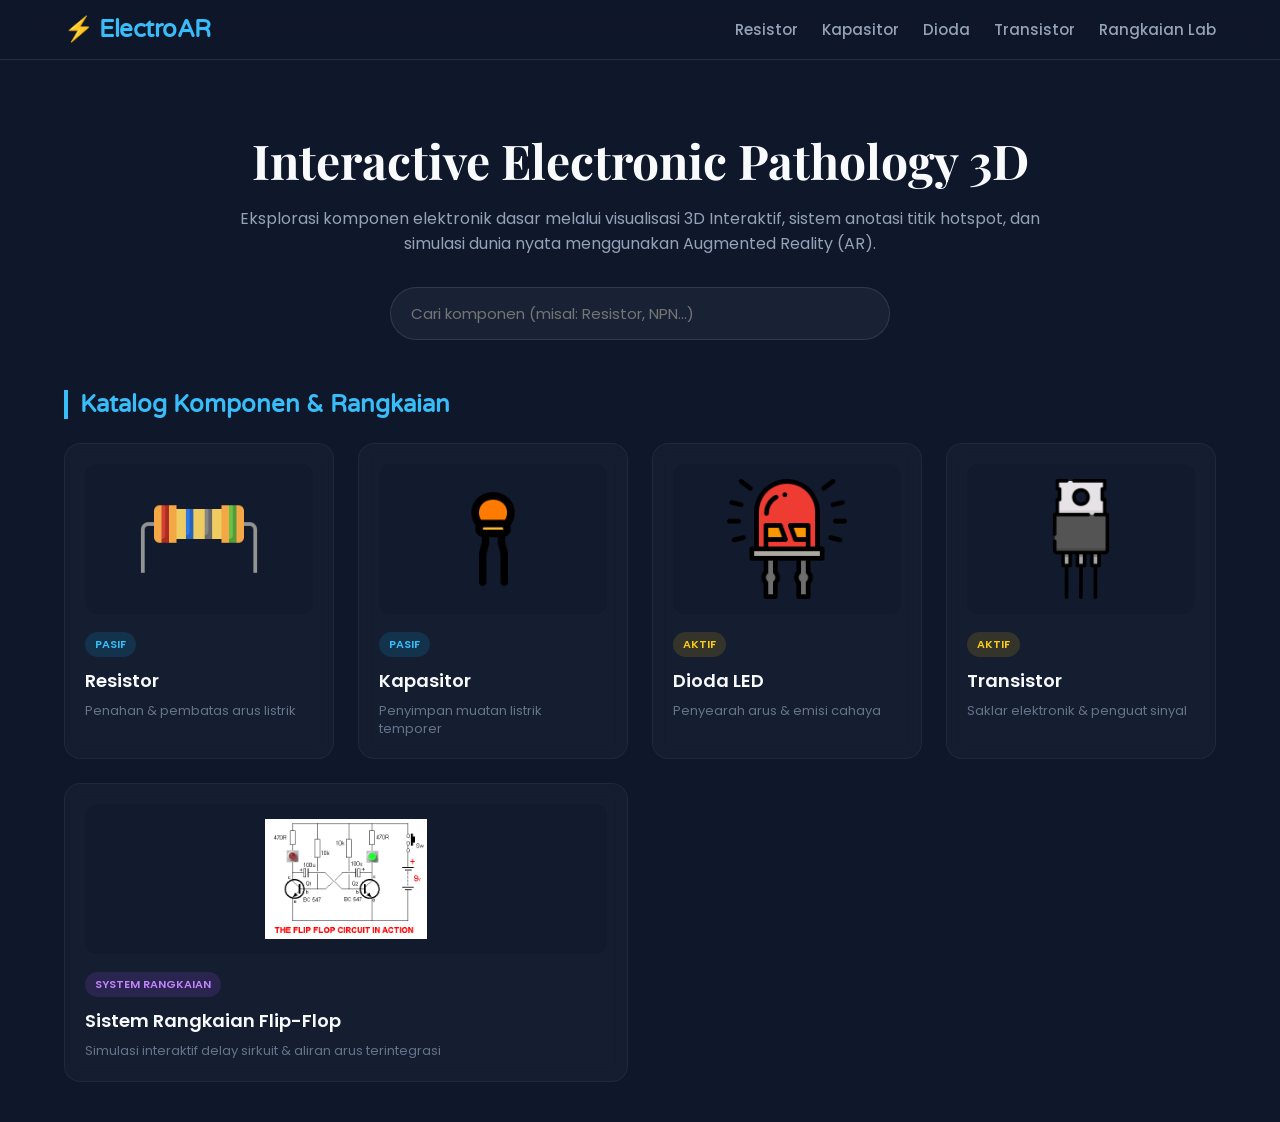
<file: index.html>
<!DOCTYPE html>
<html lang="id">
<head>
    <meta charset="UTF-8">
    <meta name="viewport" content="width=device-width, initial-scale=1.0">
    <title>Elektronika 3D & AR Hub</title>
    <link href="https://fonts.googleapis.com/css2?family=Playfair+Display:wght@600;700&family=Poppins:wght@300;400;500;600&family=Varela+Round&display=swap" rel="stylesheet">
    <link rel="stylesheet" href="style.css">
</head>
<body>
    <!-- HEADER & NAVBAR -->
    <header>
        <nav class="navbar">
            <div class="logo"><a href="index.html">⚡ ElectroAR</a></div>
            <input type="checkbox" id="menu-toggle" />
            <label for="menu-toggle" class="hamburger">&#9776;</label>
            <ul class="menu">
                <li><a href="resistor.html">Resistor</a></li>
                <li><a href="kapasitor.html">Kapasitor</a></li>
                <li><a href="dioda.html">Dioda</a></li>
                <li><a href="transistor.html">Transistor</a></li>
                <li><a href="rangkaian.html">Rangkaian Lab</a></li>
            </ul>
        </nav>
    </header>

    <!-- HERO SECTION -->
    <main class="hero-container">
        <div class="hero-text">
            <h1>Interactive Electronic Pathology 3D</h1>
            <p>Eksplorasi komponen elektronik dasar melalui visualisasi 3D Interaktif, sistem anotasi titik hotspot, dan simulasi dunia nyata menggunakan Augmented Reality (AR).</p>
            <div class="search-bar-container">
                <input type="text" id="searchComponents" placeholder="Cari komponen (misal: Resistor, NPN...)" onkeyup="filterComponents()">
            </div>
        </div>

        <!-- CATALOG GRID -->
        <section class="catalog-section">
            <h2 class="section-title">Katalog Komponen & Rangkaian</h2>
            <div class="icon-container" id="catalogGrid">
                <!-- Resistor -->
                <div class="component-card" data-name="resistor pasif">
                    <a href="resistor.html">
                        <div class="card-image-wrapper">
                            <img src="resistor.png" alt="Resistor" onerror="this.src='https://via.placeholder.com/150?text=Resistor+3D'">
                        </div>
                        <span class="badge pasif">Pasif</span>
                        <h3>Resistor</h3>
                        <p>Penahan & pembatas arus listrik</p>
                    </a>
                </div>
                <!-- Kapasitor -->
                <div class="component-card" data-name="kapasitor pasif kondensator">
                    <a href="kapasitor.html">
                        <div class="card-image-wrapper">
                            <img src="capasitor.png" alt="Kapasitor" onerror="this.src='https://via.placeholder.com/150?text=Kapasitor+3D'">
                        </div>
                        <span class="badge pasif">Pasif</span>
                        <h3>Kapasitor</h3>
                        <p>Penyimpan muatan listrik temporer</p>
                    </a>
                </div>
                <!-- Dioda -->
                <div class="component-card" data-name="dioda aktif led rectifier">
                    <a href="dioda.html">
                        <div class="card-image-wrapper">
                            <img src="diode led.png" alt="Dioda LED" onerror="this.src='https://via.placeholder.com/150?text=Dioda+3D'">
                        </div>
                        <span class="badge aktif">Aktif</span>
                        <h3>Dioda LED</h3>
                        <p>Penyearah arus & emisi cahaya</p>
                    </a>
                </div>
                <!-- Transistor -->
                <div class="component-card" data-name="transistor aktif npn pnp saklar">
                    <a href="transistor.html">
                        <div class="card-image-wrapper">
                            <img src="transistor.png" alt="Transistor" onerror="this.src='https://via.placeholder.com/150?text=Transistor+3D'">
                        </div>
                        <span class="badge aktif">Aktif</span>
                        <h3>Transistor</h3>
                        <p>Saklar elektronik & penguat sinyal</p>
                    </a>
                </div>
                <!-- Rangkaian Flip-Flop -->
                <div class="component-card wide-card" data-name="rangkaian flipflop multivibrator led delay">
                    <a href="rangkaian.html">
                        <div class="card-image-wrapper">
                            <img src="flip flop.gif" alt="Rangkaian Flip-Flop" onerror="this.src='https://via.placeholder.com/300150?text=Rangkaian+System+3D'">
                        </div>
                        <span class="badge system">System Rangkaian</span>
                        <h3>Sistem Rangkaian Flip-Flop</h3>
                        <p>Simulasi interaktif delay sirkuit & aliran arus terintegrasi</p>
                    </a>
                </div>
            </div>
        </section>
    </main>

    <script src="script.js"></script>
    <script>
        function filterComponents() {
            let input = document.getElementById('searchComponents').value.toLowerCase();
            let cards = document.getElementsByClassName('component-card');
            for (let i = 0; i < cards.length; i++) {
                let name = cards[i].getAttribute('data-name');
                if (name.includes(input)) {
                    cards[i].style.display = "block";
                } else {
                    cards[i].style.display = "none";
                }
            }
        }
    </script>
</body>
</html>
</file>
<file: style.css>
/* GLOBAL RESET */
*, *::before, *::after {
    box-sizing: border-box;
}

html, body {
    margin: 0;
    padding: 0;
    font-family: 'Poppins', sans-serif;
    background-color: #0f172a;
    color: #f8fafc;
    min-height: 100vh;
    overflow-x: hidden;
}

/* BACKGROUND GLASSMORPHISM EFFECT EFFECT VIA FIXED BLUR */
body::before {
    content: "";
    position: fixed;
    top: 0; left: 0; width: 100%; height: 100%;
    background: radial-gradient(circle at 20% 30%, #1e293b 0%, #0f172a 70%);
    z-index: -2;
}

/* NAVBAR */
header {
    background: rgba(15, 23, 42, 0.8);
    backdrop-filter: blur(12px);
    border-bottom: 1px solid rgba(255, 255, 255, 0.1);
    position: sticky;
    top: 0;
    z-index: 1000;
}

.navbar {
    display: flex;
    justify-content: space-between;
    align-items: center;
    max-width: 1200px;
    margin: 0 auto;
    padding: 15px 24px;
}

.navbar .logo a {
    font-family: 'Varela Round', sans-serif;
    font-size: 24px;
    font-weight: bold;
    color: #38bdf8;
    text-decoration: none;
    letter-spacing: -0.5px;
}

#menu-toggle {
    display: none;
}

.hamburger {
    display: none;
    font-size: 28px;
    color: #f8fafc;
    cursor: pointer;
}

.menu {
    display: flex;
    list-style: none;
    margin: 0;
    padding: 0;
    gap: 24px;
}

.menu li a {
    color: #94a3b8;
    text-decoration: none;
    font-size: 15px;
    font-weight: 500;
    transition: color 0.3s ease;
}

.menu li a:hover {
    color: #38bdf8;
}

/* HERO SECTION */
.hero-container {
    max-width: 1200px;
    margin: 0 auto;
    padding: 40px 24px;
}

.hero-text {
    text-align: center;
    max-width: 800px;
    margin: 0 auto 50px auto;
}

h1 {
    font-family: 'Playfair Display', serif;
    font-size: 48px;
    font-weight: 700;
    line-height: 1.2;
    color: #f8fafc;
    margin-bottom: 16px;
}

.hero-text p {
    font-size: 16px;
    color: #94a3b8;
    line-height: 1.6;
    margin-bottom: 30px;
}

/* SEARCH BAR */
.search-bar-container input {
    width: 100%;
    max-width: 500px;
    padding: 14px 20px;
    border-radius: 30px;
    border: 1px solid rgba(255, 255, 255, 0.1);
    background: rgba(30, 41, 59, 0.7);
    color: #fff;
    font-family: 'Poppins', sans-serif;
    font-size: 15px;
    outline: none;
    transition: border-color 0.3s, box-shadow 0.3s;
}

.search-bar-container input:focus {
    border-color: #38bdf8;
    box-shadow: 0 0 15px rgba(56, 189, 248, 0.2);
}

/* CATALOG CARDS GRID */
.section-title {
    font-family: 'Varela Round', sans-serif;
    font-size: 24px;
    color: #38bdf8;
    margin-bottom: 24px;
    border-left: 4px solid #38bdf8;
    padding-left: 12px;
}

.icon-container {
    display: grid;
    grid-template-columns: repeat(auto-fill, minmax(260px, 1fr));
    gap: 24px;
}

.component-card {
    background: rgba(30, 41, 59, 0.4);
    border: 1px solid rgba(255, 255, 255, 0.05);
    border-radius: 16px;
    padding: 20px;
    transition: transform 0.3s ease, border-color 0.3s ease, box-shadow 0.3s ease;
    backdrop-filter: blur(8px);
}

.component-card a {
    text-decoration: none;
    color: inherit;
    display: block;
}

.component-card:hover {
    transform: translateY(-5px);
    border-color: rgba(56, 189, 248, 0.3);
    box-shadow: 0 12px 20px rgba(0,0,0,0.3);
}

.card-image-wrapper {
    height: 150px;
    display: flex;
    justify-content: center;
    align-items: center;
    margin-bottom: 16px;
    background: rgba(15, 23, 42, 0.4);
    border-radius: 12px;
    overflow: hidden;
}

.card-image-wrapper img {
    max-height: 80%;
    max-width: 80%;
    object-fit: contain;
}

.wide-card {
    grid-column: span 2;
}

@media (max-width: 768px) {
    .wide-card {
        grid-column: span 1;
    }
}

/* BADGES */
.badge {
    display: inline-block;
    padding: 4px 10px;
    border-radius: 20px;
    font-size: 11px;
    font-weight: 600;
    text-transform: uppercase;
    margin-bottom: 10px;
}
.badge.pasif { background: rgba(14, 165, 233, 0.15); color: #38bdf8; }
.badge.aktif { background: rgba(234, 179, 8, 0.15); color: #facc15; }
.badge.system { background: rgba(168, 85, 247, 0.15); color: #c084fc; }

.component-card h3 {
    margin: 0 0 8px 0;
    font-size: 18px;
    font-weight: 600;
}

.component-card p {
    margin: 0;
    font-size: 13px;
    color: #64748b;
    line-height: 1.4;
}

/* INTERACTIVE LAB PAGE SPLIT CONTAINER */
.container {
    display: flex;
    max-width: 1400px;
    margin: 0 auto;
    height: calc(100vh - 73px);
}

.info {
    width: 35%;
    padding: 40px;
    background: rgba(15, 23, 42, 0.6);
    border-right: 1px solid rgba(255, 255, 255, 0.05);
    overflow-y: auto;
    display: flex;
    flex-direction: column;
    justify-content: space-between;
}

.info h2 {
    font-family: 'Varela Round', sans-serif;
    color: #38bdf8;
    font-size: 28px;
    margin-top: 0;
}

.info p {
    color: #94a3b8;
    line-height: 1.6;
    font-size: 14px;
}

.viewer {
    width: 65%;
    position: relative;
    background: #0b0f19;
}

model-viewer {
    width: 100%;
    height: 100%;
    background-color: transparent;
}

/* BUTTONS */
.button-toggle {
    width: 100%;
    padding: 14px;
    background: #0284c7;
    border: none;
    border-radius: 12px;
    color: white;
    font-weight: 600;
    font-size: 15px;
    cursor: pointer;
    transition: background 0.3s, transform 0.2s;
    box-shadow: 0 4px 12px rgba(2, 132, 199, 0.3);
}

.button-toggle:hover {
    background: #0369a1;
    transform: scale(1.02);
}

/* 3D WORKSPACE HOTSPOTS (VETERINARY PATHOLOGY STYLE) */
.hotspot-btn {
    width: 22px;
    height: 22px;
    border-radius: 50%;
    border: 2px solid #fff;
    background: #0284c7;
    box-shadow: 0 0 10px rgba(0,0,0,0.5);
    cursor: pointer;
    transition: transform 0.3s ease;
    position: relative;
}

.hotspot-btn::after {
    content: '';
    position: absolute;
    top:-5px; left:-5px; right:-5px; bottom:-5px;
    border-radius: 50%;
    border: 1px solid #38bdf8;
    animation: pulse 1.8s infinite;
}

@keyframes pulse {
    0% { transform: scale(0.9); opacity: 1; }
    100% { transform: scale(1.4); opacity: 0; }
}

.hotspot-btn:hover {
    transform: scale(1.2);
    background: #facc15;
}

.annotation {
    background: #1e293b;
    border: 1px solid rgba(255,255,255,0.1);
    border-radius: 8px;
    color: #f8fafc;
    font-family: 'Poppins', sans-serif;
    font-size: 12px;
    padding: 8px 12px;
    position: absolute;
    left: 30px;
    top: 50%;
    transform: translateY(-50%);
    width: max-content;
    max-width: 220px;
    opacity: 0;
    visibility: hidden;
    transition: opacity 0.3s, visibility 0.3s;
    pointer-events: none;
    box-shadow: 0 4px 12px rgba(0,0,0,0.4);
}

.hotspot-btn:hover .annotation {
    opacity: 1;
    visibility: visible;
}

/* OVERLAY FOR MOBILE SIDEBAR */
.overlay {
    position: fixed;
    top: 0; left: 0; width: 100%; height: 100%;
    background: rgba(0,0,0,0.5);
    z-index: 998;
    display: none;
}

/* RESPONSIVE DESIGN */
@media (max-width: 992px) {
    .container {
        flex-direction: column;
        height: auto;
    }
    .info {
        width: 100%;
        order: 2;
        border-right: none;
        border-top: 1px solid rgba(255, 255, 255, 0.05);
    }
    .viewer {
        width: 100%;
        height: 50vh;
        order: 1;
    }
}

@media (max-width: 768px) {
    .hamburger {
        display: block;
    }
    .menu {
        position: fixed;
        top: 73px;
        right: -100%;
        width: 280px;
        height: calc(100vh - 73px);
        background: #0f172a;
        flex-direction: column;
        padding: 40px;
        transition: right 0.3s ease;
        z-index: 999;
        border-left: 1px solid rgba(255, 255, 255, 0.05);
    }
    #menu-toggle:checked ~ .menu {
        right: 0;
    }
}
</file>
